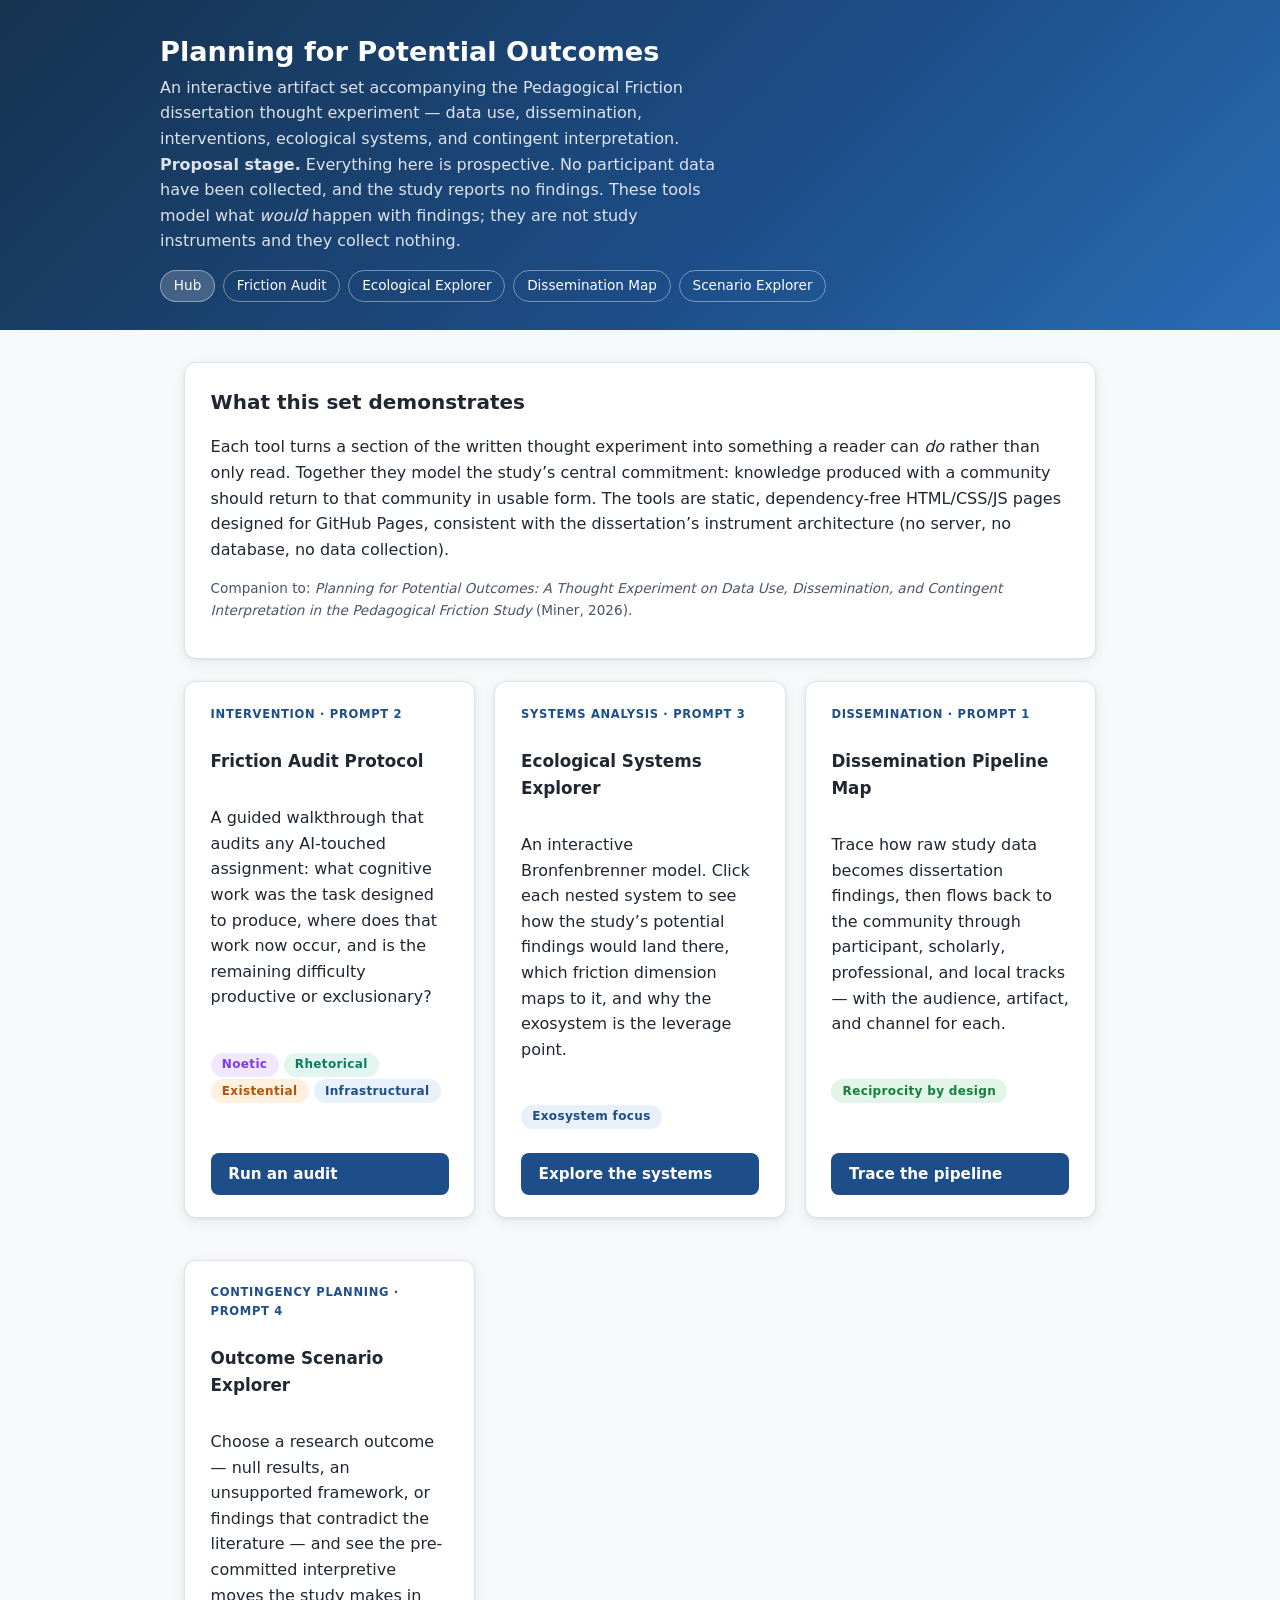
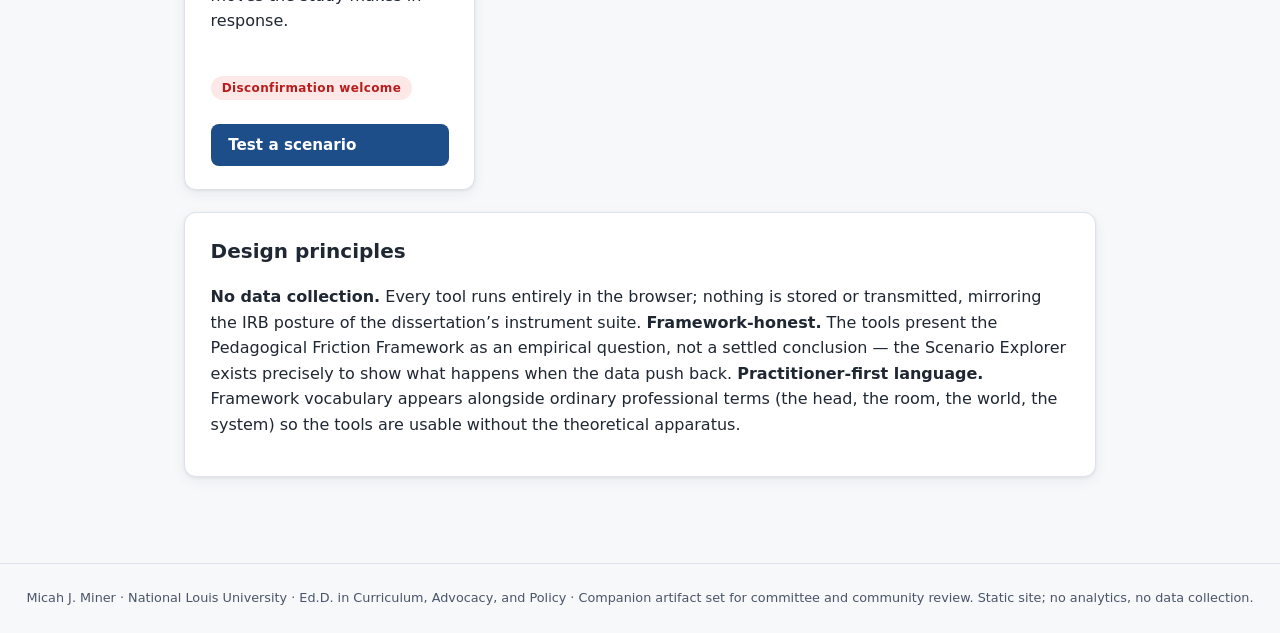
<file: index.html>
<!DOCTYPE html>
<html lang="en">
<head>
<meta charset="UTF-8">
<meta name="viewport" content="width=device-width, initial-scale=1.0">
<title>Planning for Potential Outcomes — Interactive Artifact Set</title>
<link rel="stylesheet" href="assets/styles.css">
</head>
<body>
<header class="site">
  <div class="wrap">
    <h1>Planning for Potential Outcomes</h1>
    <p class="sub">An interactive artifact set accompanying the Pedagogical Friction dissertation thought experiment — data use, dissemination, interventions, ecological systems, and contingent interpretation.</p>
    <p class="sub"><strong>Proposal stage.</strong> Everything here is prospective. No participant data have been collected, and the study reports no findings. These tools model what <em>would</em> happen with findings; they are not study instruments and they collect nothing.</p>
    <nav>
      <a href="index.html" aria-current="page">Hub</a>
      <a href="friction-audit.html">Friction Audit</a>
      <a href="ecological-explorer.html">Ecological Explorer</a>
      <a href="dissemination-map.html">Dissemination Map</a>
      <a href="scenario-explorer.html">Scenario Explorer</a>
    </nav>
  </div>
</header>

<main>
  <div class="card">
    <h2>What this set demonstrates</h2>
    <p>Each tool turns a section of the written thought experiment into something a reader can <em>do</em> rather than only read. Together they model the study&rsquo;s central commitment: knowledge produced with a community should return to that community in usable form. The tools are static, dependency-free HTML/CSS/JS pages designed for GitHub Pages, consistent with the dissertation&rsquo;s instrument architecture (no server, no database, no data collection).</p>
    <p class="note">Companion to: <em>Planning for Potential Outcomes: A Thought Experiment on Data Use, Dissemination, and Contingent Interpretation in the Pedagogical Friction Study</em> (Miner, 2026).</p>
  </div>

  <div class="grid">
    <div class="card tool-card">
      <span class="tag">Intervention &middot; Prompt 2</span>
      <h3>Friction Audit Protocol</h3>
      <p>A guided walkthrough that audits any AI-touched assignment: what cognitive work was the task designed to produce, where does that work now occur, and is the remaining difficulty productive or exclusionary?</p>
      <p><span class="pill noetic">Noetic</span> <span class="pill rhetorical">Rhetorical</span> <span class="pill existential">Existential</span> <span class="pill infra">Infrastructural</span></p>
      <a class="btn" href="friction-audit.html">Run an audit</a>
    </div>

    <div class="card tool-card">
      <span class="tag">Systems Analysis &middot; Prompt 3</span>
      <h3>Ecological Systems Explorer</h3>
      <p>An interactive Bronfenbrenner model. Click each nested system to see how the study&rsquo;s potential findings would land there, which friction dimension maps to it, and why the exosystem is the leverage point.</p>
      <p><span class="pill infra">Exosystem focus</span></p>
      <a class="btn" href="ecological-explorer.html">Explore the systems</a>
    </div>

    <div class="card tool-card">
      <span class="tag">Dissemination &middot; Prompt 1</span>
      <h3>Dissemination Pipeline Map</h3>
      <p>Trace how raw study data becomes dissertation findings, then flows back to the community through participant, scholarly, professional, and local tracks — with the audience, artifact, and channel for each.</p>
      <p><span class="pill ok">Reciprocity by design</span></p>
      <a class="btn" href="dissemination-map.html">Trace the pipeline</a>
    </div>

    <div class="card tool-card">
      <span class="tag">Contingency Planning &middot; Prompt 4</span>
      <h3>Outcome Scenario Explorer</h3>
      <p>Choose a research outcome — null results, an unsupported framework, or findings that contradict the literature — and see the pre-committed interpretive moves the study makes in response.</p>
      <p><span class="pill warn">Disconfirmation welcome</span></p>
      <a class="btn" href="scenario-explorer.html">Test a scenario</a>
    </div>
  </div>

  <div class="card">
    <h2>Design principles</h2>
    <p><strong>No data collection.</strong> Every tool runs entirely in the browser; nothing is stored or transmitted, mirroring the IRB posture of the dissertation&rsquo;s instrument suite. <strong>Framework-honest.</strong> The tools present the Pedagogical Friction Framework as an empirical question, not a settled conclusion — the Scenario Explorer exists precisely to show what happens when the data push back. <strong>Practitioner-first language.</strong> Framework vocabulary appears alongside ordinary professional terms (the head, the room, the world, the system) so the tools are usable without the theoretical apparatus.</p>
  </div>
</main>

<footer class="site">
  Micah J. Miner &middot; National Louis University &middot; Ed.D. in Curriculum, Advocacy, and Policy &middot;
  Companion artifact set for committee and community review. Static site; no analytics, no data collection.
</footer>
</body>
</html>
</file>
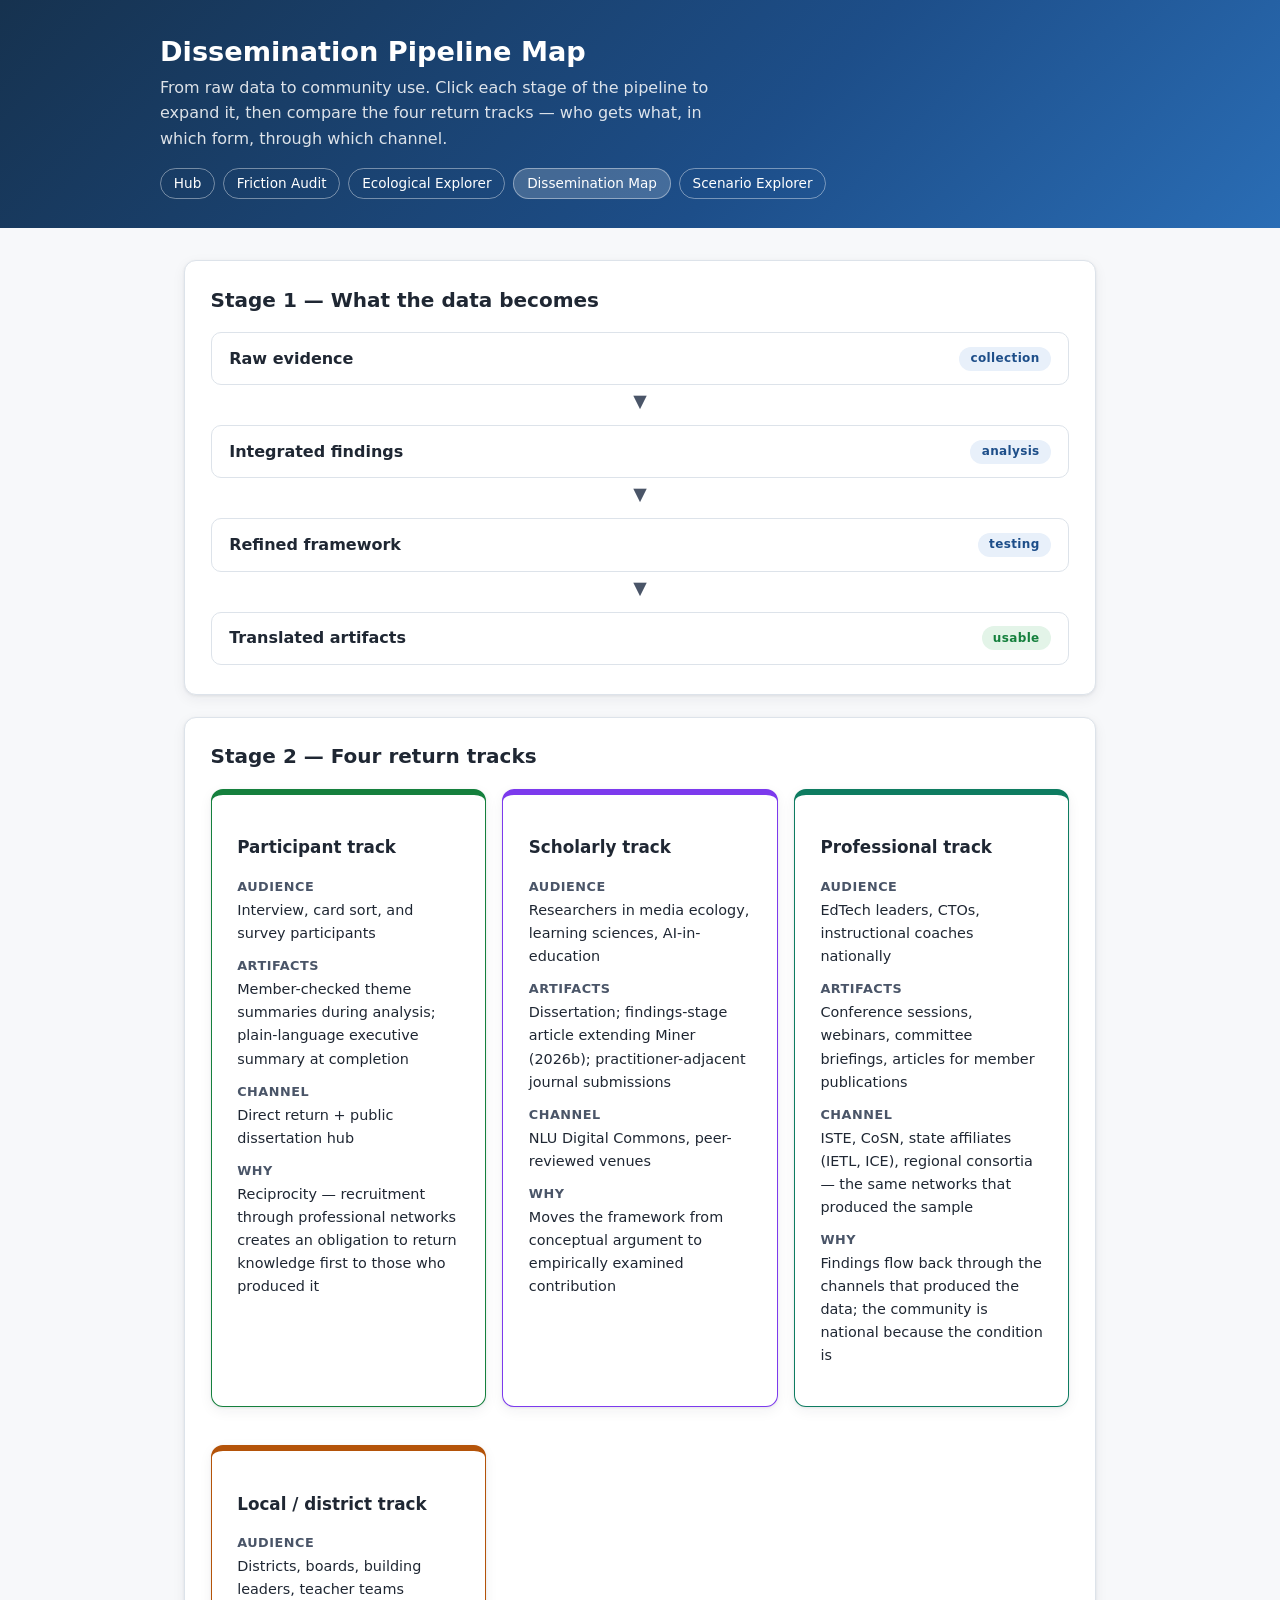
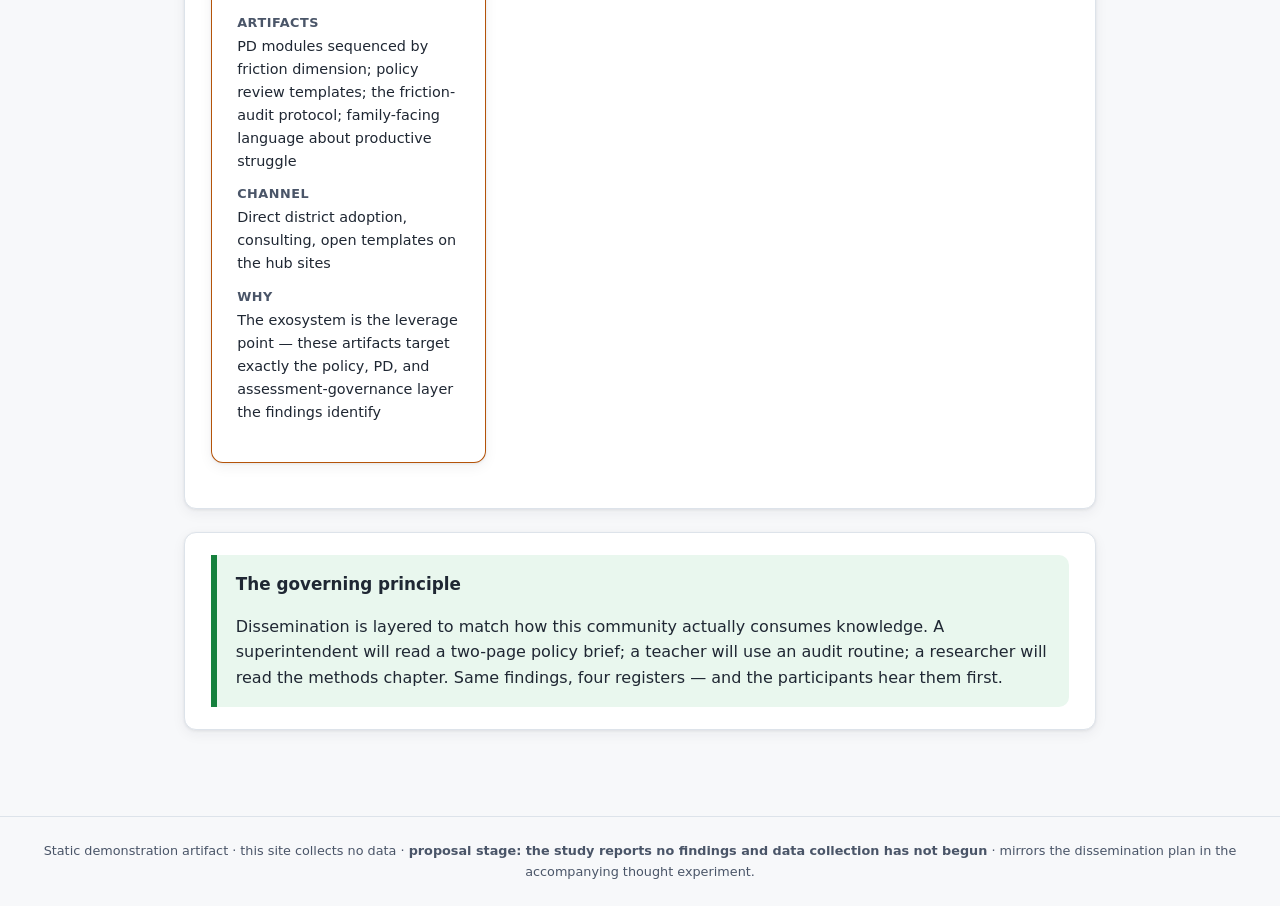
<file: dissemination-map.html>
<!DOCTYPE html>
<html lang="en">
<head>
<meta charset="UTF-8">
<meta name="viewport" content="width=device-width, initial-scale=1.0">
<title>Dissemination Pipeline Map — Potential Outcomes Artifact Set</title>
<link rel="stylesheet" href="assets/styles.css">
<style>
  .stage-row { display: flex; flex-direction: column; gap: 0.4rem; margin-bottom: 0.4rem; }
  .stage {
    background: var(--card); border: 1.5px solid var(--line); border-radius: 10px;
    padding: 0.8rem 1.1rem; cursor: pointer; transition: border-color .15s, background .15s;
  }
  .stage:hover { border-color: var(--accent); }
  .stage.open { border-color: var(--accent); background: var(--accent-soft); }
  .stage h3 { margin: 0; font-size: 1rem; display: flex; justify-content: space-between; align-items: center; gap: 0.6rem; }
  .stage .body { display: none; margin-top: 0.6rem; font-size: 0.92rem; }
  .stage.open .body { display: block; }
  .down-arrow { text-align: center; color: var(--ink-soft); font-size: 1.1rem; line-height: 1; margin: 0.1rem 0 0.5rem; }
  .tracks { display: grid; gap: 1rem; grid-template-columns: repeat(auto-fit, minmax(220px, 1fr)); }
  .track { border-top: 6px solid var(--accent); }
  .track.participant { border-color: var(--ok); }
  .track.scholarly { border-color: var(--noetic); }
  .track.professional { border-color: var(--rhetorical); }
  .track.local { border-color: var(--existential); }
  .track dt { font-weight: 700; font-size: 0.8rem; text-transform: uppercase; letter-spacing: 0.04em; color: var(--ink-soft); margin-top: 0.7rem; }
  .track dd { margin: 0.1rem 0 0; font-size: 0.9rem; }
  .principle { border-left: 6px solid var(--ok); background: #e9f7ee; border-radius: 0 10px 10px 0; padding: 1rem 1.2rem; }
</style>
</head>
<body>
<header class="site">
  <div class="wrap">
    <h1>Dissemination Pipeline Map</h1>
    <p class="sub">From raw data to community use. Click each stage of the pipeline to expand it, then compare the four return tracks — who gets what, in which form, through which channel.</p>
    <nav>
      <a href="index.html">Hub</a>
      <a href="friction-audit.html">Friction Audit</a>
      <a href="ecological-explorer.html">Ecological Explorer</a>
      <a href="dissemination-map.html" aria-current="page">Dissemination Map</a>
      <a href="scenario-explorer.html">Scenario Explorer</a>
    </nav>
  </div>
</header>

<main>
  <div class="card">
    <h2>Stage 1 — What the data becomes</h2>
    <div class="stage-row">
      <div class="stage" onclick="this.classList.toggle('open')">
        <h3>Raw evidence <span class="pill infra">collection</span></h3>
        <div class="body">Educator and leader interviews, card sort placements and reasoning, institutional documents, branched survey responses (~200 educators), retrospective university-student accounts, and structural context from NCES and RAND panels. De-identified before any analysis support; participant responses stay local to the browser in the instrument suite and move only through IRB-approved secure upload.</div>
      </div>
      <div class="down-arrow">&#9660;</div>
      <div class="stage" onclick="this.classList.toggle('open')">
        <h3>Integrated findings <span class="pill infra">analysis</span></h3>
        <div class="body">Two-cycle thematic analysis with friction and threat code layers; descriptive and exploratory quantitative analysis; integration through joint displays recording convergence, divergence, expansion, and silence by research question. Divergence is retained as evidence, not resolved away.</div>
      </div>
      <div class="down-arrow">&#9660;</div>
      <div class="stage" onclick="this.classList.toggle('open')">
        <h3>Refined framework <span class="pill infra">testing</span></h3>
        <div class="body">The Pedagogical Friction Framework enters as theory and exits corrected by practitioner evidence — dimensions confirmed, merged, renamed, or reordered according to what participants actually describe. The framework&rsquo;s utility is an empirical question, not a commitment the data must confirm.</div>
      </div>
      <div class="down-arrow">&#9660;</div>
      <div class="stage" onclick="this.classList.toggle('open')">
        <h3>Translated artifacts <span class="pill ok">usable</span></h3>
        <div class="body">Plain-language criteria for distinguishing access support from cognitive bypass; assessment design patterns that reconnect product to process; policy language addressing learning science, not only integrity; PD module outlines; the friction-audit routine demonstrated in this artifact set. The community should not have to read a dissertation to benefit from one.</div>
      </div>
    </div>
  </div>

  <div class="card">
    <h2>Stage 2 — Four return tracks</h2>
    <div class="tracks">
      <div class="card track participant">
        <h3>Participant track</h3>
        <dl>
          <dt>Audience</dt><dd>Interview, card sort, and survey participants</dd>
          <dt>Artifacts</dt><dd>Member-checked theme summaries during analysis; plain-language executive summary at completion</dd>
          <dt>Channel</dt><dd>Direct return + public dissertation hub</dd>
          <dt>Why</dt><dd>Reciprocity — recruitment through professional networks creates an obligation to return knowledge first to those who produced it</dd>
        </dl>
      </div>
      <div class="card track scholarly">
        <h3>Scholarly track</h3>
        <dl>
          <dt>Audience</dt><dd>Researchers in media ecology, learning sciences, AI-in-education</dd>
          <dt>Artifacts</dt><dd>Dissertation; findings-stage article extending Miner (2026b); practitioner-adjacent journal submissions</dd>
          <dt>Channel</dt><dd>NLU Digital Commons, peer-reviewed venues</dd>
          <dt>Why</dt><dd>Moves the framework from conceptual argument to empirically examined contribution</dd>
        </dl>
      </div>
      <div class="card track professional">
        <h3>Professional track</h3>
        <dl>
          <dt>Audience</dt><dd>EdTech leaders, CTOs, instructional coaches nationally</dd>
          <dt>Artifacts</dt><dd>Conference sessions, webinars, committee briefings, articles for member publications</dd>
          <dt>Channel</dt><dd>ISTE, CoSN, state affiliates (IETL, ICE), regional consortia — the same networks that produced the sample</dd>
          <dt>Why</dt><dd>Findings flow back through the channels that produced the data; the community is national because the condition is</dd>
        </dl>
      </div>
      <div class="card track local">
        <h3>Local / district track</h3>
        <dl>
          <dt>Audience</dt><dd>Districts, boards, building leaders, teacher teams</dd>
          <dt>Artifacts</dt><dd>PD modules sequenced by friction dimension; policy review templates; the friction-audit protocol; family-facing language about productive struggle</dd>
          <dt>Channel</dt><dd>Direct district adoption, consulting, open templates on the hub sites</dd>
          <dt>Why</dt><dd>The exosystem is the leverage point — these artifacts target exactly the policy, PD, and assessment-governance layer the findings identify</dd>
        </dl>
      </div>
    </div>
  </div>

  <div class="card">
    <div class="principle">
      <h3 style="margin-top:0;">The governing principle</h3>
      <p style="margin-bottom:0;">Dissemination is layered to match how this community actually consumes knowledge. A superintendent will read a two-page policy brief; a teacher will use an audit routine; a researcher will read the methods chapter. Same findings, four registers — and the participants hear them first.</p>
    </div>
  </div>
</main>

<footer class="site">Static demonstration artifact &middot; this site collects no data &middot; <strong>proposal stage: the study reports no findings and data collection has not begun</strong> &middot; mirrors the dissemination plan in the accompanying thought experiment.</footer>
</body>
</html>
</file>
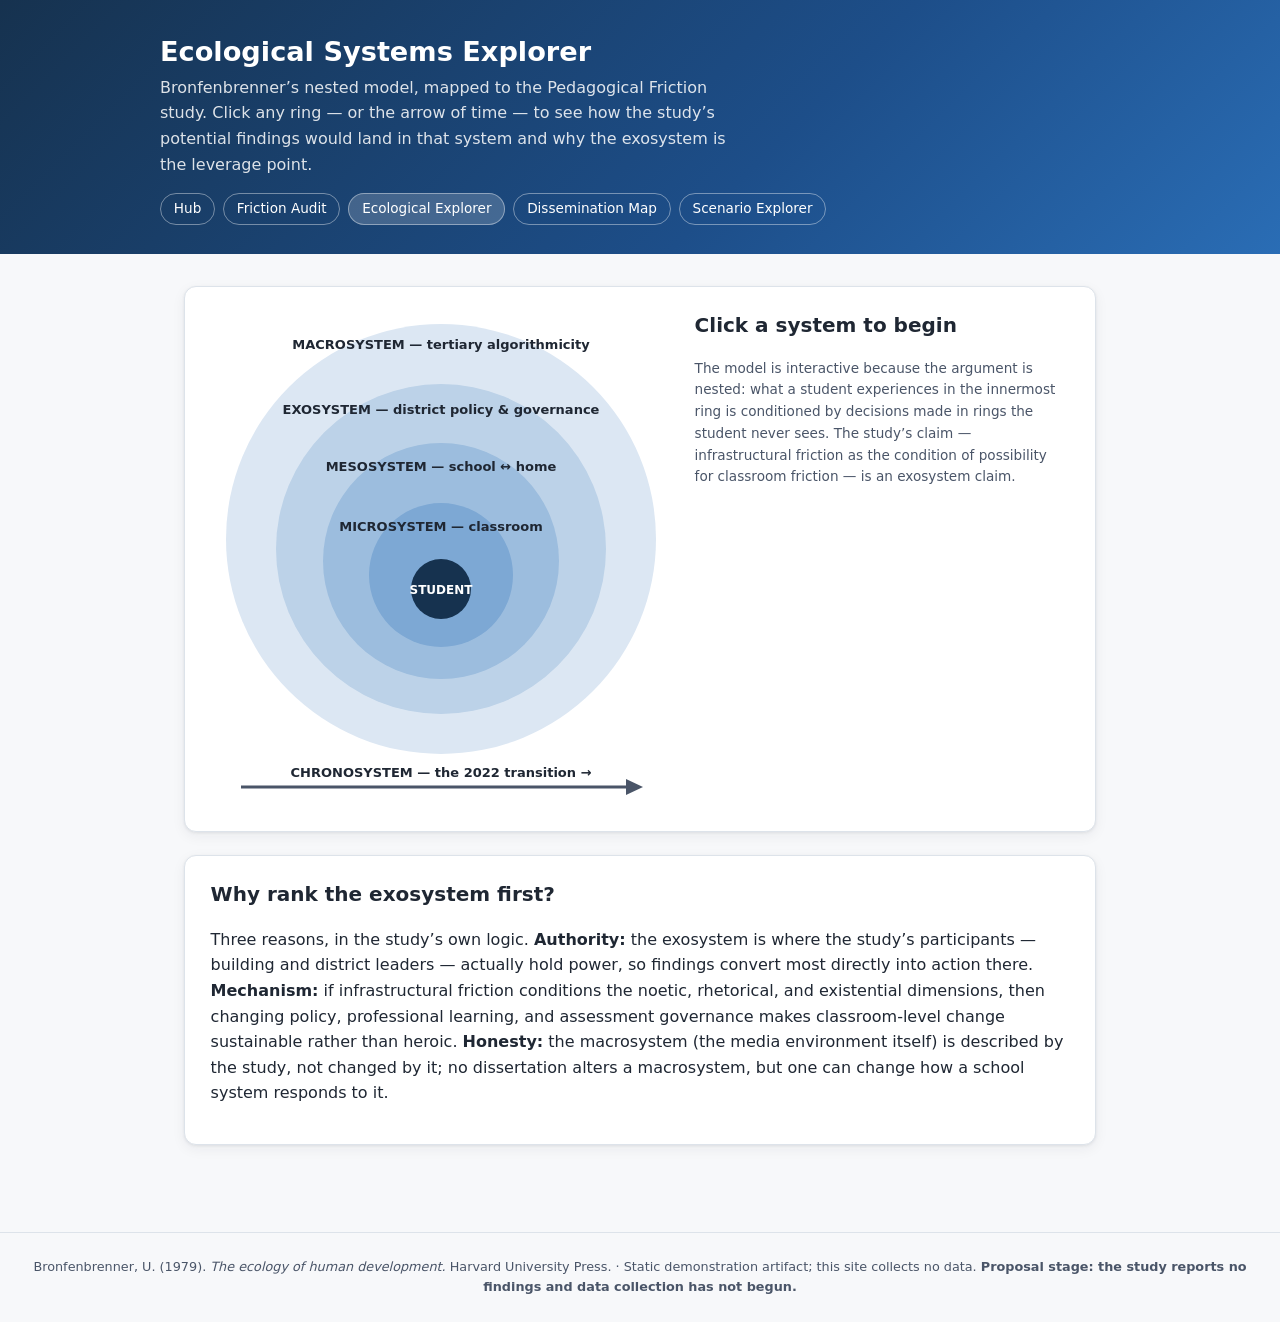
<file: ecological-explorer.html>
<!DOCTYPE html>
<html lang="en">
<head>
<meta charset="UTF-8">
<meta name="viewport" content="width=device-width, initial-scale=1.0">
<title>Ecological Systems Explorer — Potential Outcomes Artifact Set</title>
<link rel="stylesheet" href="assets/styles.css">
<style>
  .rings-wrap { display: grid; grid-template-columns: minmax(280px, 460px) 1fr; gap: 1.5rem; align-items: start; }
  @media (max-width: 760px) { .rings-wrap { grid-template-columns: 1fr; } }
  .ring { cursor: pointer; transition: opacity 0.15s; }
  .ring:hover { opacity: 0.82; }
  .ring.active { stroke: #1f2733; stroke-width: 3; }
  .ring-label { font-size: 13px; font-weight: 700; fill: #1f2733; pointer-events: none; }
  .chrono-arrow { cursor: pointer; }
  #detail h2 { display: flex; align-items: center; gap: 0.6rem; flex-wrap: wrap; }
  .impact-meter { display: flex; gap: 4px; margin: 0.3rem 0 0.8rem; }
  .impact-meter i { width: 26px; height: 10px; border-radius: 3px; background: var(--line); }
  .impact-meter i.on { background: var(--accent); }
</style>
</head>
<body>
<header class="site">
  <div class="wrap">
    <h1>Ecological Systems Explorer</h1>
    <p class="sub">Bronfenbrenner&rsquo;s nested model, mapped to the Pedagogical Friction study. Click any ring — or the arrow of time — to see how the study&rsquo;s potential findings would land in that system and why the exosystem is the leverage point.</p>
    <nav>
      <a href="index.html">Hub</a>
      <a href="friction-audit.html">Friction Audit</a>
      <a href="ecological-explorer.html" aria-current="page">Ecological Explorer</a>
      <a href="dissemination-map.html">Dissemination Map</a>
      <a href="scenario-explorer.html">Scenario Explorer</a>
    </nav>
  </div>
</header>

<main>
  <div class="card">
    <div class="rings-wrap">
      <svg viewBox="0 0 460 500" role="img" aria-label="Bronfenbrenner nested systems diagram">
        <!-- Macro -->
        <circle class="ring" id="r-macro" cx="230" cy="230" r="215" fill="#dce7f3" onclick="show('macro')"/>
        <text class="ring-label" x="230" y="40" text-anchor="middle">MACROSYSTEM — tertiary algorithmicity</text>
        <!-- Exo -->
        <circle class="ring" id="r-exo" cx="230" cy="240" r="165" fill="#bcd2e8" onclick="show('exo')"/>
        <text class="ring-label" x="230" y="105" text-anchor="middle" onclick="show('exo')">EXOSYSTEM — district policy &amp; governance</text>
        <!-- Meso -->
        <circle class="ring" id="r-meso" cx="230" cy="252" r="118" fill="#9cbdde" onclick="show('meso')"/>
        <text class="ring-label" x="230" y="162" text-anchor="middle" onclick="show('meso')">MESOSYSTEM — school &harr; home</text>
        <!-- Micro -->
        <circle class="ring" id="r-micro" cx="230" cy="266" r="72" fill="#7da8d4" onclick="show('micro')"/>
        <text class="ring-label" x="230" y="222" text-anchor="middle" onclick="show('micro')">MICROSYSTEM — classroom</text>
        <!-- Student -->
        <circle class="ring" id="r-student" cx="230" cy="280" r="30" fill="#16324f" onclick="show('student')"/>
        <text x="230" y="285" text-anchor="middle" fill="#fff" font-size="12" font-weight="700" pointer-events="none">STUDENT</text>
        <!-- Chronosystem arrow -->
        <g class="chrono-arrow" id="r-chrono" onclick="show('chrono')">
          <line x1="30" y1="478" x2="415" y2="478" stroke="#4a5568" stroke-width="3"/>
          <polygon points="415,470 432,478 415,486" fill="#4a5568"/>
          <text class="ring-label" x="230" y="468" text-anchor="middle">CHRONOSYSTEM — the 2022 transition &rarr;</text>
        </g>
      </svg>

      <div id="detail">
        <h2>Click a system to begin</h2>
        <p class="note">The model is interactive because the argument is nested: what a student experiences in the innermost ring is conditioned by decisions made in rings the student never sees. The study&rsquo;s claim — infrastructural friction as the condition of possibility for classroom friction — is an exosystem claim.</p>
      </div>
    </div>
  </div>

  <div class="card">
    <h2>Why rank the exosystem first?</h2>
    <p>Three reasons, in the study&rsquo;s own logic. <strong>Authority:</strong> the exosystem is where the study&rsquo;s participants — building and district leaders — actually hold power, so findings convert most directly into action there. <strong>Mechanism:</strong> if infrastructural friction conditions the noetic, rhetorical, and existential dimensions, then changing policy, professional learning, and assessment governance makes classroom-level change sustainable rather than heroic. <strong>Honesty:</strong> the macrosystem (the media environment itself) is described by the study, not changed by it; no dissertation alters a macrosystem, but one can change how a school system responds to it.</p>
  </div>
</main>

<footer class="site">Bronfenbrenner, U. (1979). <em>The ecology of human development.</em> Harvard University Press. &middot; Static demonstration artifact; this site collects no data. <strong>Proposal stage: the study reports no findings and data collection has not begun.</strong></footer>

<script>
const SYSTEMS = {
  student: {
    pill: "noetic", pillText: "The learner",
    title: "The Student", impact: 3,
    body: [
      "The developing person at the center. Under tertiary algorithmicity, the student inhabits a symbolic environment where fluent text, explanation, and argument can be produced without the cognitive, rhetorical, or experiential labor those outputs traditionally signaled.",
      "The study reaches students indirectly but deliberately: the retrospective university-student strand gives the cohort that crossed the 2022 transition a voice in describing what changed — in cognitive struggle, authorial ownership, and peer discussion — from the inside.",
      "Findings change this ring through everything above it: assignments redesigned for visible thinking mean more discussion, more defense of ideas, more moments where the student's own reasoning is the evidence."
    ]
  },
  micro: {
    pill: "rhetorical", pillText: "Friction dimensions: noetic, rhetorical, existential",
    title: "Microsystem — the classroom", impact: 4,
    body: [
      "The settings containing the student: classroom, teachers, peers. This is where friction-preserving practice either occurs or does not — generation-before-AI phases, oral defense, peer critique, authorship statements.",
      "RQ1 lives here: how classroom-facing educators understand and navigate AI's friction-reducing affordances, and how they distinguish productive from exclusionary difficulty in real tasks (the question the Friction Audit tool operationalizes).",
      "Impact is high but derivative: the study's central claim is that microsystem change cannot be sustained by individual teacher authority alone. That is why this ring is not ranked first."
    ]
  },
  meso: {
    pill: "existential", pillText: "Connections between settings",
    title: "Mesosystem — school ↔ home", impact: 2,
    body: [
      "The connections between the student's settings — especially teacher–family communication. The leader protocols probe this directly: how well does the school communicate the difference between productive struggle and unnecessary hurdles to families?",
      "A predictable finding pattern: parents read preserved difficulty as either rigor or unfairness depending on how it is explained. Findings would support family-facing language that frames friction as protection of learning, not nostalgia or punishment.",
      "Also includes peer-network connections across settings — how students talk with classmates about work, which the student strand reports changed after 2022."
    ]
  },
  exo: {
    pill: "infra", pillText: "Friction dimension: infrastructural — MOST IMPACTED",
    title: "Exosystem — district policy & governance", impact: 5,
    body: [
      "Settings that affect the student without containing the student: board policy, district AI guidance, procurement and vendor contracts, professional development systems, assessment governance, pacing expectations. This is precisely what the framework names infrastructural friction.",
      "RQ2 and RQ3 land here: what institutional conditions enable or constrain friction-preserving pedagogy, and how educator sensemaking can inform AI governance. The policy moves the thought experiment proposes — naming productive struggle as a protected value, task-level rather than binary acceptable-use language, removing blanket blocks that function as exclusionary friction — are all exosystem interventions.",
      "This is the leverage point. Students never see this ring, but it determines whether their teachers can require drafting, hold conferences, or slow a unit down without acting as institutional dissidents."
    ]
  },
  macro: {
    pill: "infra", pillText: "Described, not changed",
    title: "Macrosystem — tertiary algorithmicity", impact: 3,
    body: [
      "The cultural and ideological outermost layer: a media environment in which algorithmic systems both curate and generate symbolic content, making human authorship optional at scale. Add to this the cultural scripts about efficiency, productivity, and technology-as-progress that shape what schools think AI is for.",
      "The study impacts this ring by description rather than alteration: it supplies a vocabulary for recognizing that schools are responding to a media transition, not a tool-adoption problem. Naming the condition is the precondition for governing the response to it.",
      "No dissertation changes a macrosystem. Claiming otherwise would be the significance inflation a committee rightly punishes."
    ]
  },
  chrono: {
    pill: "ok", pillText: "Time and transition",
    title: "Chronosystem — the 2022 transition", impact: 4,
    body: [
      "Bronfenbrenner's dimension of time: how environmental transitions reorganize development. The public arrival of generative AI in late 2022 is a chronosystem event — an abrupt environmental shift that hit one cohort during a developmentally significant window.",
      "The retrospective university-student strand is, in these terms, a chronosystem study: participants who were in grades 10–12 during 2022–2023 reconstruct pre-transition, transition, and post-transition accounts of cognitive struggle and authorship, with a protocol probe that separates AI effects from ordinary maturation.",
      "The study also notes its own chronosystem limit: data collected before agentic AI is widely deployed in schools can only theorize, not observe, the next phase of the same transition."
    ]
  }
};

function show(key) {
  document.querySelectorAll(".ring, .chrono-arrow").forEach(el => el.classList.remove("active"));
  const el = document.getElementById("r-" + key);
  if (el) el.classList.add("active");
  const s = SYSTEMS[key];
  const meter = Array.from({length: 5}, (_, i) =>
    `<i class="${i < s.impact ? "on" : ""}"></i>`).join("");
  document.getElementById("detail").innerHTML =
    `<h2>${s.title} <span class="pill ${s.pill}">${s.pillText}</span></h2>
     <div class="impact-meter" title="Directness of impact from study findings">${meter}</div>
     <p class="note" style="margin-top:-0.4rem;">Directness of impact from the study&rsquo;s findings</p>` +
    s.body.map(p => `<p>${p}</p>`).join("");
}
</script>
</body>
</html>
</file>
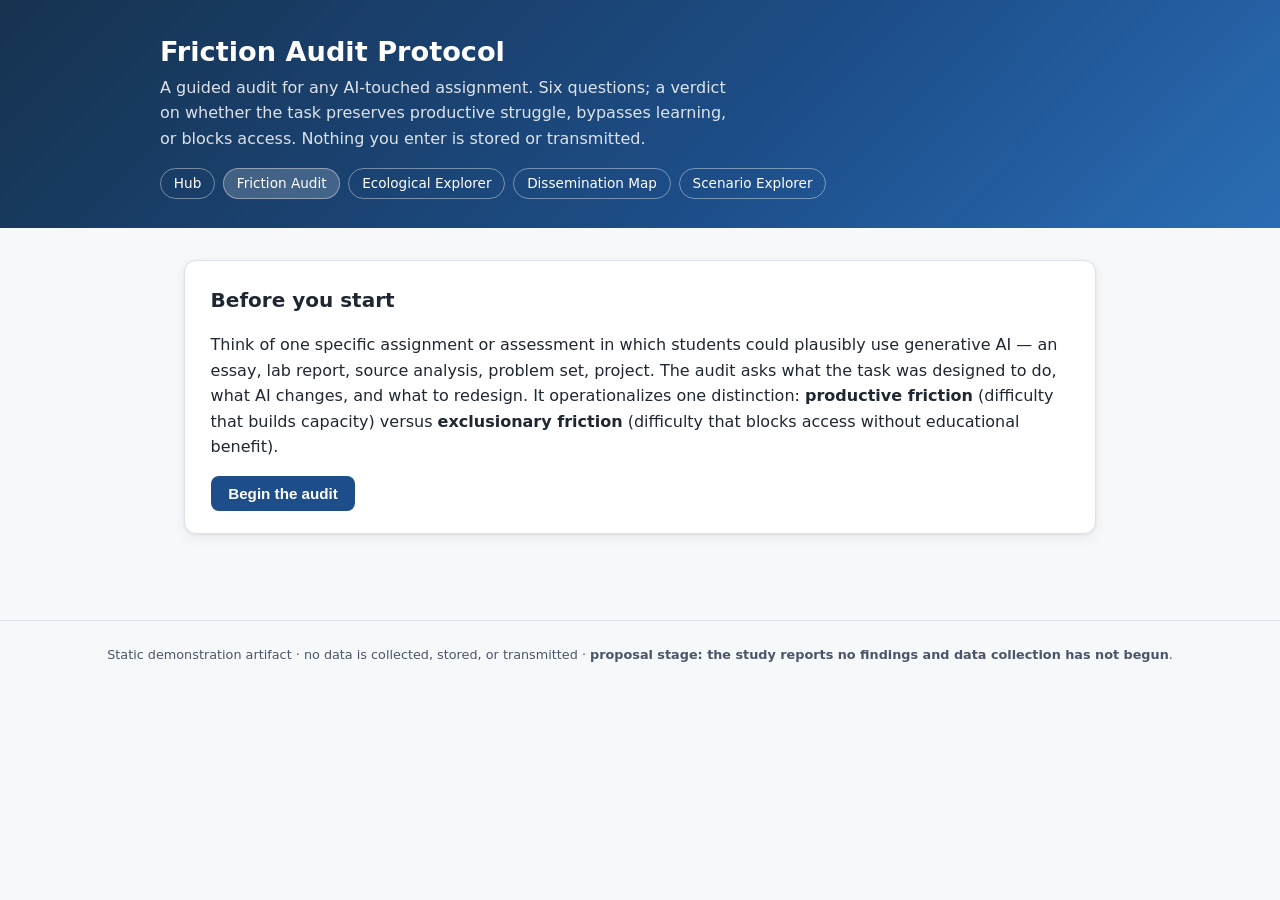
<file: friction-audit.html>
<!DOCTYPE html>
<html lang="en">
<head>
<meta charset="UTF-8">
<meta name="viewport" content="width=device-width, initial-scale=1.0">
<title>Friction Audit Protocol — Potential Outcomes Artifact Set</title>
<link rel="stylesheet" href="assets/styles.css">
</head>
<body>
<header class="site">
  <div class="wrap">
    <h1>Friction Audit Protocol</h1>
    <p class="sub">A guided audit for any AI-touched assignment. Six questions; a verdict on whether the task preserves productive struggle, bypasses learning, or blocks access. Nothing you enter is stored or transmitted.</p>
    <nav>
      <a href="index.html">Hub</a>
      <a href="friction-audit.html" aria-current="page">Friction Audit</a>
      <a href="ecological-explorer.html">Ecological Explorer</a>
      <a href="dissemination-map.html">Dissemination Map</a>
      <a href="scenario-explorer.html">Scenario Explorer</a>
    </nav>
  </div>
</header>

<main>
  <div class="card" id="intro">
    <h2>Before you start</h2>
    <p>Think of one specific assignment or assessment in which students could plausibly use generative AI — an essay, lab report, source analysis, problem set, project. The audit asks what the task was designed to do, what AI changes, and what to redesign. It operationalizes one distinction: <strong>productive friction</strong> (difficulty that builds capacity) versus <strong>exclusionary friction</strong> (difficulty that blocks access without educational benefit).</p>
    <button class="btn" onclick="start()">Begin the audit</button>
  </div>

  <div class="card hidden" id="quiz">
    <div class="progress" id="progress"></div>
    <h2 id="q-title"></h2>
    <p class="note" id="q-help"></p>
    <div class="choice-list" id="q-choices"></div>
    <button class="btn ghost" id="back" onclick="goBack()">Back</button>
  </div>

  <div class="card hidden" id="result">
    <h2>Audit verdict</h2>
    <div id="verdict-box"></div>
    <h3 style="margin-top:1.4rem;">Design moves to consider</h3>
    <div id="moves"></div>
    <div id="infra-note"></div>
    <p style="margin-top:1.4rem;">
      <button class="btn" onclick="location.reload()">Audit another task</button>
      <button class="btn ghost" onclick="window.print()">Print / save this verdict</button>
    </p>
    <p class="note">This verdict encodes the Pedagogical Friction Framework as currently theorized. It is a reflection aid for professional judgment, not a compliance instrument — the dissertation studies precisely how educators draw this line in practice.</p>
  </div>
</main>

<footer class="site">Static demonstration artifact &middot; no data is collected, stored, or transmitted &middot; <strong>proposal stage: the study reports no findings and data collection has not begun</strong>.</footer>

<script>
const QUESTIONS = [
  {
    title: "1. What cognitive work was this task designed to produce?",
    help: "Name the learning, not the artifact. The essay is not the goal; the interpretation, synthesis, or argument is.",
    choices: [
      { t: "Interpretation, synthesis, composition, or revision — building understanding in the student's own head", v: { dim: "noetic" } },
      { t: "Explaining, defending, or testing ideas with real people — discussion, critique, presentation", v: { dim: "rhetorical" } },
      { t: "Taking a position and standing behind it — ownership, voice, intellectual accountability", v: { dim: "existential" } },
      { t: "Mostly procedural or formatting work (citations, formatting, transcription, translation of directions)", v: { dim: "procedural" } }
    ]
  },
  {
    title: "2. When students use AI on this task, where does that work occur?",
    help: "Be honest about the default case, not the ideal student.",
    choices: [
      { t: "Still in the student's own activity — AI touches only the edges (brainstorming, polishing, translation of directions)", v: { work: 2 } },
      { t: "Split — AI does a real share of the generative work, the student assembles and edits", v: { work: 1 } },
      { t: "Mostly in the model — a student could submit competent work without engaging the ideas", v: { work: 0 } }
    ]
  },
  {
    title: "3. What evidence of understanding survives if the artifact can be generated?",
    help: "Under generative AI, a polished artifact is no longer reliable evidence of learning ('unproductive success').",
    choices: [
      { t: "Strong process evidence — drafts, conferences, oral defense, in-class components the student must do live", v: { evidence: 2 } },
      { t: "Some process evidence, but the grade still rests mainly on the final product", v: { evidence: 1 } },
      { t: "The artifact is the only evidence", v: { evidence: 0 } }
    ]
  },
  {
    title: "4. Does any difficulty in this task block access without building capacity?",
    help: "Think about multilingual learners, students with IEPs/504s, and students without adult academic support at home.",
    choices: [
      { t: "Yes — language, disability, or resource barriers make the task harder in ways unrelated to the learning goal", v: { exclusion: 2 } },
      { t: "Possibly — I have not examined the task from those students' position", v: { exclusion: 1 } },
      { t: "No — supports and accommodations separate the learning-relevant difficulty from access barriers", v: { exclusion: 0 } }
    ]
  },
  {
    title: "5. For this task, AI use mostly removes…",
    help: "The same tool can do both at once — translation that grants access can also flatten voice. Choose the dominant effect.",
    choices: [
      { t: "A barrier — it gives students access to work they can then do themselves", v: { removes: "barrier" } },
      { t: "The learning — it performs the cognitive work the task was designed to develop", v: { removes: "learning" } },
      { t: "Both at once — access support and cognitive bypass are tangled together", v: { removes: "both" } }
    ]
  },
  {
    title: "6. Does your policy environment let you redesign this task?",
    help: "Pacing guides, grading expectations, parent communication, tool access, and district AI policy all shape what you can actually do.",
    choices: [
      { t: "Yes — I have institutional permission to slow tasks down, require process, and restrict or allow AI by phase", v: { infra: 2 } },
      { t: "Partly — I can redesign quietly, but policy is silent and I am acting on personal authority", v: { infra: 1 } },
      { t: "No — pacing, policy ambiguity, or expectations push me toward frictionless completion", v: { infra: 0 } }
    ]
  }
];

let step = 0;
const answers = {};

function start() {
  document.getElementById("intro").classList.add("hidden");
  document.getElementById("quiz").classList.remove("hidden");
  render();
}

function render() {
  const q = QUESTIONS[step];
  document.getElementById("q-title").textContent = q.title;
  document.getElementById("q-help").textContent = q.help;
  const box = document.getElementById("q-choices");
  box.innerHTML = "";
  q.choices.forEach((c) => {
    const b = document.createElement("button");
    b.textContent = c.t;
    b.onclick = () => { Object.assign(answers, c.v); next(); };
    box.appendChild(b);
  });
  const prog = document.getElementById("progress");
  prog.innerHTML = "";
  QUESTIONS.forEach((_, i) => {
    const s = document.createElement("span");
    if (i < step) s.classList.add("done");
    prog.appendChild(s);
  });
  document.getElementById("back").style.visibility = step === 0 ? "hidden" : "visible";
}

function next() {
  step++;
  if (step >= QUESTIONS.length) finish(); else render();
}
function goBack() { if (step > 0) { step--; render(); } }

function finish() {
  document.getElementById("quiz").classList.add("hidden");
  document.getElementById("result").classList.remove("hidden");

  const a = answers;
  let cls, title, text;

  const bypassRisk = (a.work === 0 ? 2 : a.work === 1 ? 1 : 0) + (a.evidence === 0 ? 2 : a.evidence === 1 ? 1 : 0) + (a.removes === "learning" ? 2 : a.removes === "both" ? 1 : 0);
  const exclusionRisk = (a.exclusion || 0) + (a.removes === "barrier" ? -1 : 0);

  if (a.exclusion === 2 && bypassRisk <= 2) {
    cls = "exclusionary";
    title = "Exclusionary friction is the dominant problem";
    text = "The cognitive design of this task is reasonably protected, but the difficulty some students face is not the difficulty the task was designed to teach. Barriers unrelated to the learning goal are doing the gatekeeping. AI supports that remove those barriers (translation, text-to-speech, scaffolded directions) are access tools here, not shortcuts — restricting them would preserve inequity, not rigor.";
  } else if (bypassRisk >= 4) {
    cls = "bypass";
    title = "High cognitive-bypass risk: the output can look like learning";
    text = "As designed, a student can produce a competent artifact while the generative work — interpreting, synthesizing, composing, revising — happens in the model rather than in the student. The artifact-as-evidence inference this task relies on is no longer trustworthy. This is the 'unproductive success' pattern: correct-looking performance without the struggle the performance normally indicates.";
  } else if (bypassRisk >= 2 || a.exclusion === 1) {
    cls = "";
    title = "Mixed: partially protected, with open risks";
    text = "Parts of this task still require the student's own cognitive work, but enough can be offloaded — or enough remains unexamined on the access side — that the verdict is unsettled. The productive-versus-exclusionary line here requires the situated judgment no protocol can fully specify; the questions below tell you where to look.";
  } else {
    cls = "productive";
    title = "Productive friction is largely preserved";
    text = "The task keeps the learning-relevant struggle in the student's own activity, retains evidence of understanding that survives generation, and separates access barriers from educational difficulty. AI use at the edges (brainstorming, polishing, access supports) augments rather than substitutes.";
  }

  document.getElementById("verdict-box").innerHTML =
    `<div class="verdict ${cls}"><h3 style="margin:0 0 .4rem;">${title}</h3><p style="margin:0;">${text}</p></div>`;

  const moves = [];
  if ((a.work ?? 2) < 2 || a.dim === "noetic")
    moves.push(["noetic", "The Head — protect generation", "Add a generate-before-AI phase: handwritten or in-class first attempt, retrieval practice, annotation of sources before any tool use. Ask: does schema construction still occur somewhere in the student's own activity?"]);
  if ((a.evidence ?? 2) < 2 || a.dim === "rhetorical")
    moves.push(["rhetorical", "The Room — restore live defense", "Attach an unscripted human moment: a two-minute conference defense of the thesis, structured peer critique requiring response to specific objections, or seminar discussion. A student who can defend a claim under questioning shows what the artifact no longer can."]);
  if (a.removes === "learning" || a.removes === "both" || a.dim === "existential")
    moves.push(["existential", "The World — reconnect claim and claimant", "Require an authorship statement: what is mine, what is borrowed, what did the tool shape, and which claim am I prepared to stand behind? Disclosure plus ownership, not detection."]);
  if (a.exclusion >= 1 || a.removes === "barrier" || a.removes === "both")
    moves.push(["existential", "The Equity Boundary — differentiate the guidance", "Write task-level AI guidance that distinguishes scaffolding from substitution for multilingual learners and students with IEPs: name which supports are access tools (always allowed) and which uses bypass the learning goal (redesigned, not just banned)."]);
  if (moves.length === 0)
    moves.push(["noetic", "Stress-test it", "Run the task through a current model yourself. If the output would earn the grade, the audit's optimism may rest on assumptions about student behavior rather than task design."]);

  document.getElementById("moves").innerHTML = moves.map(m =>
    `<p><span class="pill ${m[0]}">${m[1]}</span><br>${m[2]}</p>`).join("");

  const infra = a.infra ?? 2;
  document.getElementById("infra-note").innerHTML = infra === 2 ? "" :
    `<div class="verdict" style="margin-top:1rem;"><h3 style="margin:0 0 .4rem;"><span class="pill infra">The System</span> Infrastructural constraint detected</h3><p style="margin:0;">${
      infra === 1
        ? "You can redesign, but only on personal authority. That is fragile: friction preservation carried against the grain of the system burns out with the teacher who carries it. Bring this audit to your team or leadership — the ask is policy language that names productive struggle as a protected value, so redesign becomes institutionally normal rather than individually heroic."
        : "Your environment currently rewards frictionless completion, which means the classroom-level moves above are necessary but not sufficient. The leverage point is infrastructural: pacing latitude, assessment expectations that value process, and AI guidance that addresses learning — not only integrity. This is the exosystem problem the accompanying Ecological Explorer maps."
    }</p></div>`;
}
</script>
</body>
</html>
</file>
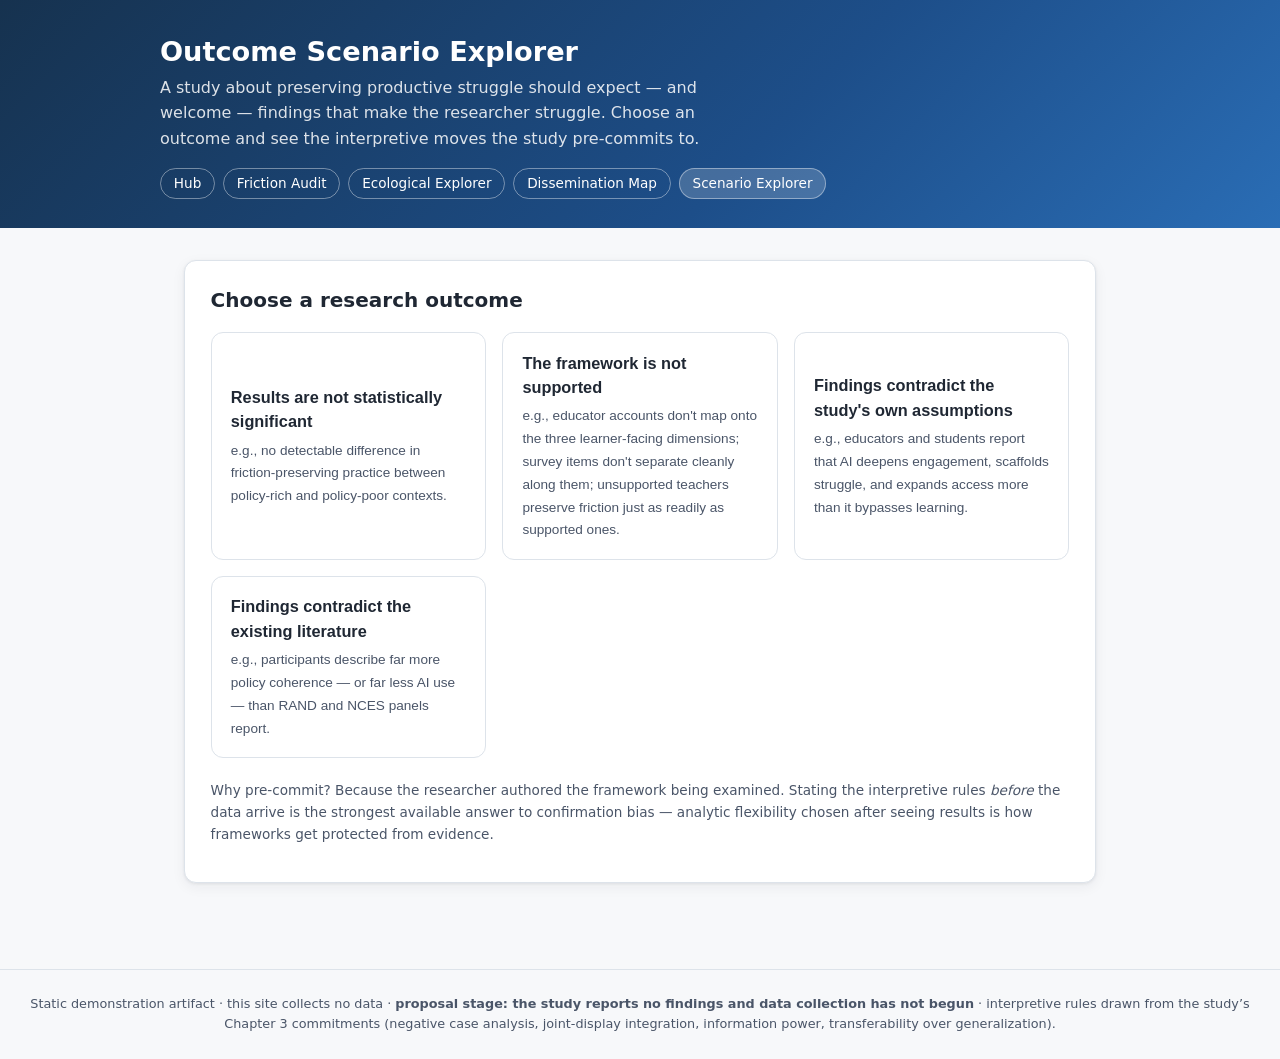
<file: scenario-explorer.html>
<!DOCTYPE html>
<html lang="en">
<head>
<meta charset="UTF-8">
<meta name="viewport" content="width=device-width, initial-scale=1.0">
<title>Outcome Scenario Explorer — Potential Outcomes Artifact Set</title>
<link rel="stylesheet" href="assets/styles.css">
<style>
  .scenario-grid { display: grid; gap: 1rem; grid-template-columns: repeat(auto-fit, minmax(240px, 1fr)); margin-bottom: 1.4rem; }
  .scenario-btn {
    background: var(--card); border: 1.5px solid var(--line); border-radius: 12px;
    padding: 1.1rem 1.2rem; cursor: pointer; text-align: left; font-size: 0.95rem;
    transition: border-color .15s, background .15s; color: var(--ink); line-height: 1.5;
  }
  .scenario-btn:hover { border-color: var(--accent); }
  .scenario-btn.active { border-color: var(--accent); background: var(--accent-soft); }
  .scenario-btn h3 { margin: 0 0 0.3rem; font-size: 1.02rem; }
  .step { border-left: 4px solid var(--accent); padding: 0.2rem 0 0.2rem 1rem; margin: 0.9rem 0; }
  .step b { display: block; font-size: 0.78rem; text-transform: uppercase; letter-spacing: 0.05em; color: var(--accent); }
  .not-this { border-left-color: var(--danger); }
  .not-this b { color: var(--danger); }
</style>
</head>
<body>
<header class="site">
  <div class="wrap">
    <h1>Outcome Scenario Explorer</h1>
    <p class="sub">A study about preserving productive struggle should expect — and welcome — findings that make the researcher struggle. Choose an outcome and see the interpretive moves the study pre-commits to.</p>
    <nav>
      <a href="index.html">Hub</a>
      <a href="friction-audit.html">Friction Audit</a>
      <a href="ecological-explorer.html">Ecological Explorer</a>
      <a href="dissemination-map.html">Dissemination Map</a>
      <a href="scenario-explorer.html" aria-current="page">Scenario Explorer</a>
    </nav>
  </div>
</header>

<main>
  <div class="card">
    <h2>Choose a research outcome</h2>
    <div class="scenario-grid" id="buttons"></div>
    <div id="panel">
      <p class="note">Why pre-commit? Because the researcher authored the framework being examined. Stating the interpretive rules <em>before</em> the data arrive is the strongest available answer to confirmation bias — analytic flexibility chosen after seeing results is how frameworks get protected from evidence.</p>
    </div>
  </div>
</main>

<footer class="site">Static demonstration artifact &middot; this site collects no data &middot; <strong>proposal stage: the study reports no findings and data collection has not begun</strong> &middot; interpretive rules drawn from the study&rsquo;s Chapter 3 commitments (negative case analysis, joint-display integration, information power, transferability over generalization).</footer>

<script>
const SCENARIOS = {
  null_results: {
    label: "Results are not statistically significant",
    desc: "e.g., no detectable difference in friction-preserving practice between policy-rich and policy-poor contexts.",
    steps: [
      ["Remember the design", "The quantitative strand is supporting and exploratory by design — a purposive sample, descriptive-first analysis, inferential tests only where assumptions hold. A null result was never going to carry or sink the study."],
      ["Report with effect sizes, not just p-values", "A non-significant test is reported with its effect size and the limits of the achieved sample. 'No detectable difference at N = 137' is a statement about detection, not about the world."],
      ["Send it to the joint display", "Under convergent-design logic, a silent or null quantitative strand placed beside rich qualitative evidence is an expansion or divergence finding (Fetters et al., 2013) — the relationship can still be examined through participant reasoning."],
      ["Mine the non-answers", "High 'Don't know' rates on policy and PD items are substantive evidence of infrastructural ambiguity regardless of what the means do. Sometimes the finding is that nobody knows."]
    ],
    notThis: "Treating non-significance as proof of no relationship, or quietly dropping the analysis. Absence of evidence at this sample size is not evidence of absence."
  },
  unsupported: {
    label: "The framework is not supported",
    desc: "e.g., educator accounts don't map onto the three learner-facing dimensions; survey items don't separate cleanly along them; unsupported teachers preserve friction just as readily as supported ones.",
    steps: [
      ["Invoke the standing commitment", "The framework's utility is an empirical question, not a conclusion the data must confirm. This sentence exists in the proposal precisely for this scenario."],
      ["Trust the negative case machinery", "Coding is not complete until disconfirming evidence has been actively sought — including cases where AI preserved or enhanced cognitive struggle. An unsupported framework should be discovered by the analysis, not despite it."],
      ["Revise, don't defend", "Dimensions get merged, renamed, or reordered according to what participants actually describe. If 'infrastructural friction as condition of possibility' fails — if teachers preserve friction through professional culture rather than policy — that revision is the headline."],
      ["Report the correction as the contribution", "A framework corrected by practitioner evidence is more useful to the field than a framework protected from it. Documenting the correction transparently is also the strongest answer to the author's acknowledged investment in his own theory."]
    ],
    notThis: "Explaining away mismatches as participant misunderstanding, or quietly narrowing claims until the framework becomes unfalsifiable."
  },
  contradicts_skeptic: {
    label: "Findings contradict the study's own assumptions",
    desc: "e.g., educators and students report that AI deepens engagement, scaffolds struggle, and expands access more than it bypasses learning.",
    steps: [
      ["Say so plainly", "If the augmentation position (Mollick, 2024) gains support in this sample, the report says so — the technoskeptical stance is a managed disposition, not a thesis the data must serve."],
      ["Differentiate, don't capitulate", "The interesting question becomes which conditions and which uses produced augmentation rather than bypass. The framework's value relocates from diagnosis to differentiation — sharpening the productive–exclusionary boundary instead of confirming a general loss narrative."],
      ["Check the equity reading", "Augmentation findings may be strongest for multilingual learners and students with disabilities — exactly what the exclusionary-friction concept predicts. Contradiction of the loss narrative can be confirmation of the equity boundary."],
      ["Update the positionality account", "A technoskeptic reporting pro-AI findings against his own priors is a credibility asset. The reflexive memo trail shows the disposition was managed, not indulged."]
    ],
    notThis: "Reframing every positive account as social desirability bias. That move is available, must be weighed, and cannot become a universal solvent for unwelcome data."
  },
  contradicts_lit: {
    label: "Findings contradict the existing literature",
    desc: "e.g., participants describe far more policy coherence — or far less AI use — than RAND and NCES panels report.",
    steps: [
      ["Remember what the secondary data are for", "NCES and RAND function as structural context, not benchmarks. Participant accounts were never going to be validated against national panels — divergence between local and national is information, not error."],
      ["Interrogate the gap", "Three live explanations: context (a purposive sample drawn from engaged professional networks skews toward policy-active districts), timing (panels lag a fast-moving condition), and construct (panels measure tool adoption; this study measures sensemaking). Each is weighed explicitly."],
      ["Scale the claims", "A situated interpretive study supports reasoned transfer, not universal generalization. Contradicting a national panel is not a refutation of it; it is evidence about the contexts this sample can speak to."],
      ["Flag it for the field", "Genuine contradictions become named open questions for future research — the most generative output a dissertation can produce."]
    ],
    notThis: "Forcing convergence — adjusting interpretations until local accounts agree with national numbers. The joint display has a divergence verdict precisely so this never has to happen."
  }
};

const btnBox = document.getElementById("buttons");
Object.entries(SCENARIOS).forEach(([key, s]) => {
  const b = document.createElement("button");
  b.className = "scenario-btn";
  b.id = "btn-" + key;
  b.innerHTML = `<h3>${s.label}</h3><span class="note">${s.desc}</span>`;
  b.onclick = () => showScenario(key);
  btnBox.appendChild(b);
});

function showScenario(key) {
  document.querySelectorAll(".scenario-btn").forEach(b => b.classList.remove("active"));
  document.getElementById("btn-" + key).classList.add("active");
  const s = SCENARIOS[key];
  document.getElementById("panel").innerHTML =
    `<h2 style="margin-top:1.2rem;">${s.label}</h2>` +
    s.steps.map((st, i) =>
      `<div class="step"><b>Move ${i + 1} — ${st[0]}</b>${st[1]}</div>`).join("") +
    `<div class="step not-this"><b>What the study will not do</b>${s.notThis}</div>`;
}
</script>
</body>
</html>
</file>
<file: assets/styles.css>
/* Potential Outcomes Artifact Set — shared styles
   Matches the minerclass.github.io dissertation-site aesthetic:
   clean academic, generous whitespace, accessible contrast. */

:root {
  --ink: #1f2733;
  --ink-soft: #4a5568;
  --paper: #f7f8fa;
  --card: #ffffff;
  --line: #dde3ea;
  --accent: #1d4e89;        /* deep blue — infrastructural */
  --accent-soft: #e8f0fa;
  --noetic: #7c3aed;        /* purple — the head */
  --rhetorical: #0e7c61;    /* green — the room */
  --existential: #b45309;   /* amber — the world */
  --infra: #1d4e89;         /* blue — the system */
  --danger: #b91c1c;
  --ok: #15803d;
  --radius: 12px;
  --shadow: 0 1px 3px rgba(31, 39, 51, 0.08), 0 4px 14px rgba(31, 39, 51, 0.06);
}

* { box-sizing: border-box; }

body {
  margin: 0;
  font-family: "Segoe UI", system-ui, -apple-system, Georgia, serif;
  background: var(--paper);
  color: var(--ink);
  line-height: 1.6;
}

header.site {
  background: linear-gradient(135deg, #16324f 0%, #1d4e89 60%, #2a6db5 100%);
  color: #fff;
  padding: 2.2rem 1.5rem 1.8rem;
}
header.site .wrap { max-width: 960px; margin: 0 auto; }
header.site h1 { margin: 0 0 0.35rem; font-size: 1.7rem; line-height: 1.25; }
header.site p.sub { margin: 0; opacity: 0.85; font-size: 1rem; max-width: 56ch; }
header.site nav { margin-top: 1rem; display: flex; flex-wrap: wrap; gap: 0.5rem; }
header.site nav a {
  color: #fff; text-decoration: none; font-size: 0.85rem;
  border: 1px solid rgba(255,255,255,0.4); border-radius: 999px;
  padding: 0.25rem 0.8rem; transition: background 0.15s;
}
header.site nav a:hover, header.site nav a[aria-current="page"] { background: rgba(255,255,255,0.18); }

main { max-width: 960px; margin: 0 auto; padding: 2rem 1.5rem 4rem; }

.card {
  background: var(--card); border: 1px solid var(--line);
  border-radius: var(--radius); box-shadow: var(--shadow);
  padding: 1.4rem 1.6rem; margin-bottom: 1.4rem;
}
.card h2 { margin-top: 0; font-size: 1.25rem; }
.card h3 { font-size: 1.05rem; margin-bottom: 0.4rem; }

.grid { display: grid; gap: 1.2rem; grid-template-columns: repeat(auto-fit, minmax(260px, 1fr)); }

.tool-card { display: flex; flex-direction: column; gap: 0.5rem; }
.tool-card .tag { font-size: 0.72rem; letter-spacing: 0.06em; text-transform: uppercase; color: var(--accent); font-weight: 700; }
.tool-card a.btn { margin-top: auto; }

a.btn, button.btn {
  display: inline-block; background: var(--accent); color: #fff;
  border: none; border-radius: 8px; padding: 0.55rem 1.1rem;
  font-size: 0.95rem; font-weight: 600; text-decoration: none; cursor: pointer;
  transition: filter 0.15s;
}
a.btn:hover, button.btn:hover { filter: brightness(1.12); }
button.btn.ghost { background: transparent; color: var(--accent); border: 1.5px solid var(--accent); }
button.btn:disabled { opacity: 0.45; cursor: not-allowed; }

.pill {
  display: inline-block; border-radius: 999px; padding: 0.15rem 0.7rem;
  font-size: 0.75rem; font-weight: 700; letter-spacing: 0.03em;
}
.pill.noetic { background: #f1e8ff; color: var(--noetic); }
.pill.rhetorical { background: #e2f5ef; color: var(--rhetorical); }
.pill.existential { background: #fdf0df; color: var(--existential); }
.pill.infra { background: var(--accent-soft); color: var(--infra); }
.pill.ok { background: #e3f4e8; color: var(--ok); }
.pill.warn { background: #fde8e8; color: var(--danger); }

.note { font-size: 0.85rem; color: var(--ink-soft); }

.choice-list { display: flex; flex-direction: column; gap: 0.6rem; margin: 1rem 0; }
.choice-list button {
  text-align: left; background: var(--card); border: 1.5px solid var(--line);
  border-radius: 10px; padding: 0.75rem 1rem; font-size: 0.95rem; cursor: pointer;
  transition: border-color 0.15s, background 0.15s; color: var(--ink); line-height: 1.5;
}
.choice-list button:hover { border-color: var(--accent); background: var(--accent-soft); }
.choice-list button.selected { border-color: var(--accent); background: var(--accent-soft); font-weight: 600; }

.progress { display: flex; gap: 0.4rem; margin-bottom: 1rem; }
.progress span { flex: 1; height: 6px; border-radius: 3px; background: var(--line); }
.progress span.done { background: var(--accent); }

.verdict { border-left: 6px solid var(--accent); padding: 1rem 1.2rem; border-radius: 0 10px 10px 0; background: var(--accent-soft); }
.verdict.productive { border-color: var(--ok); background: #e9f7ee; }
.verdict.exclusionary { border-color: var(--danger); background: #fdeeee; }
.verdict.bypass { border-color: var(--existential); background: #fdf3e3; }

footer.site {
  border-top: 1px solid var(--line); padding: 1.5rem; text-align: center;
  font-size: 0.8rem; color: var(--ink-soft);
}
footer.site a { color: var(--accent); }

.hidden { display: none !important; }

@media (max-width: 640px) {
  header.site h1 { font-size: 1.3rem; }
  main { padding: 1.2rem 1rem 3rem; }
}
</file>
